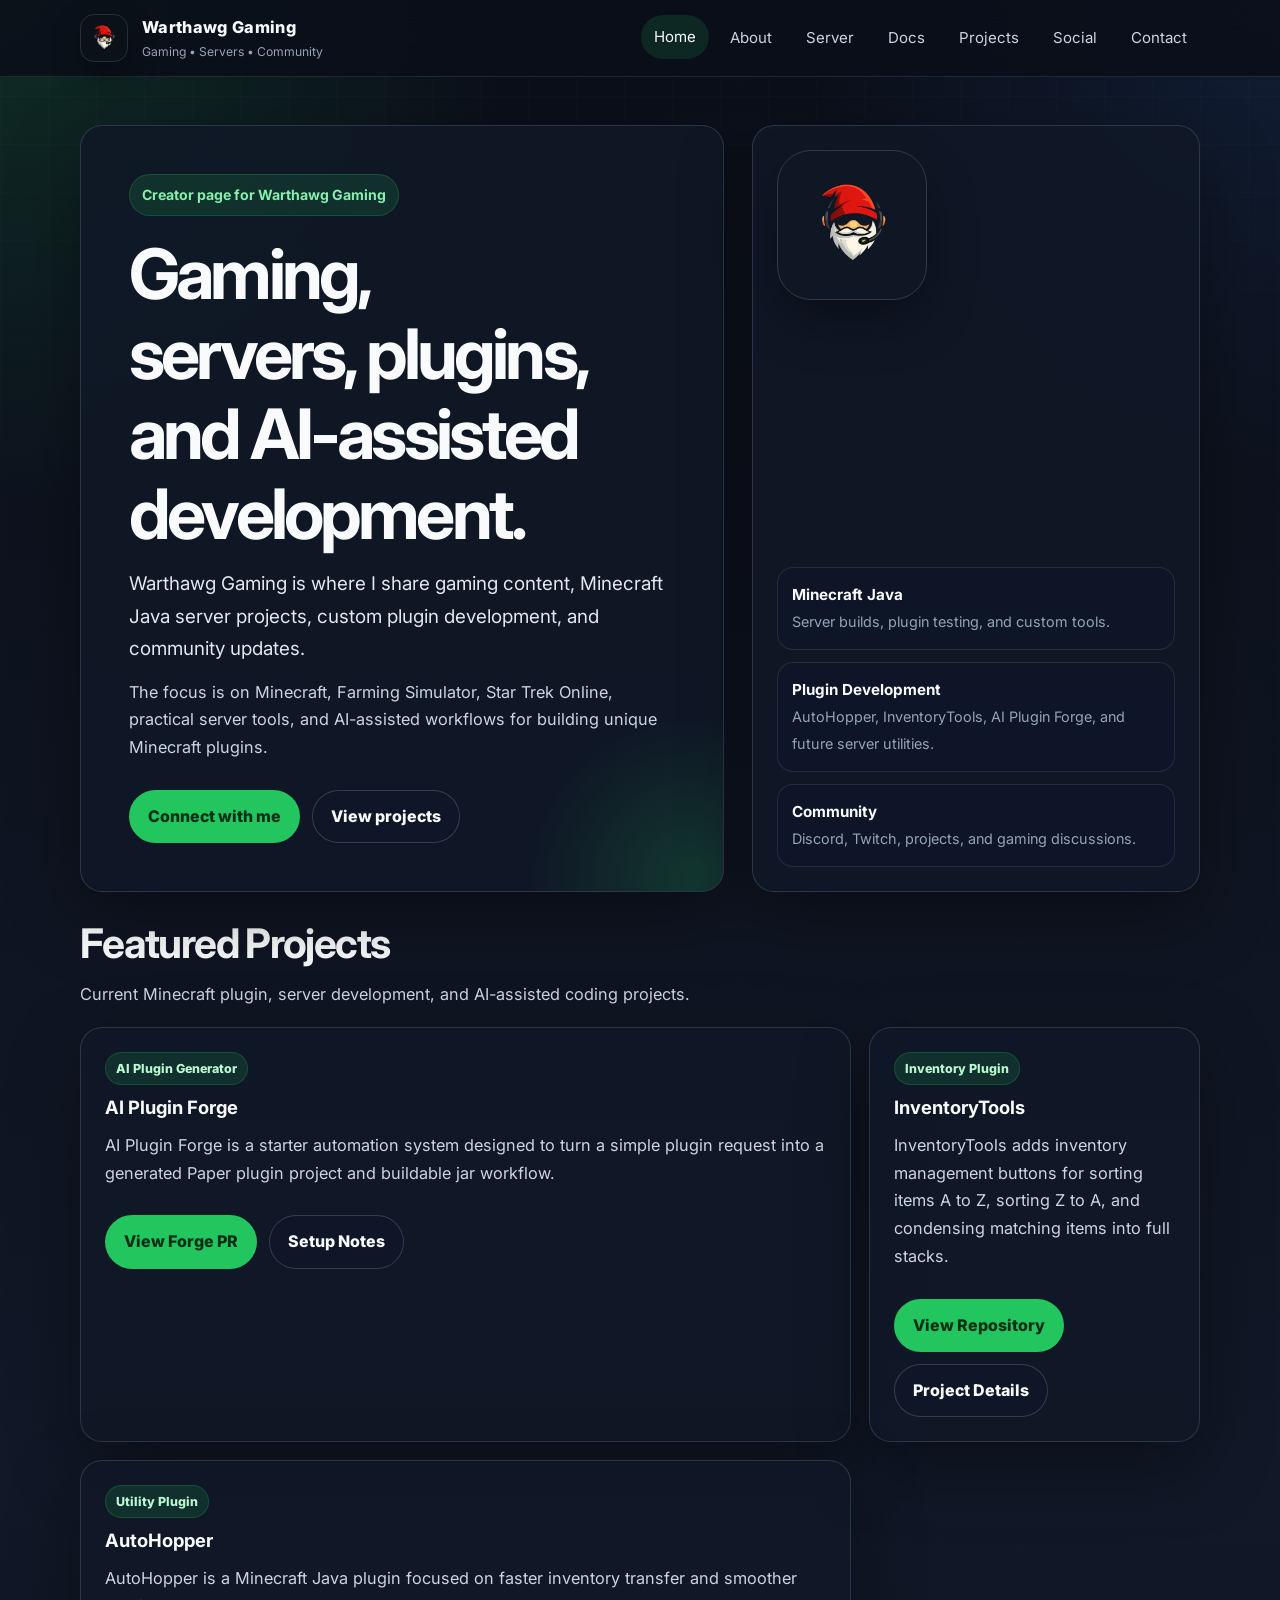
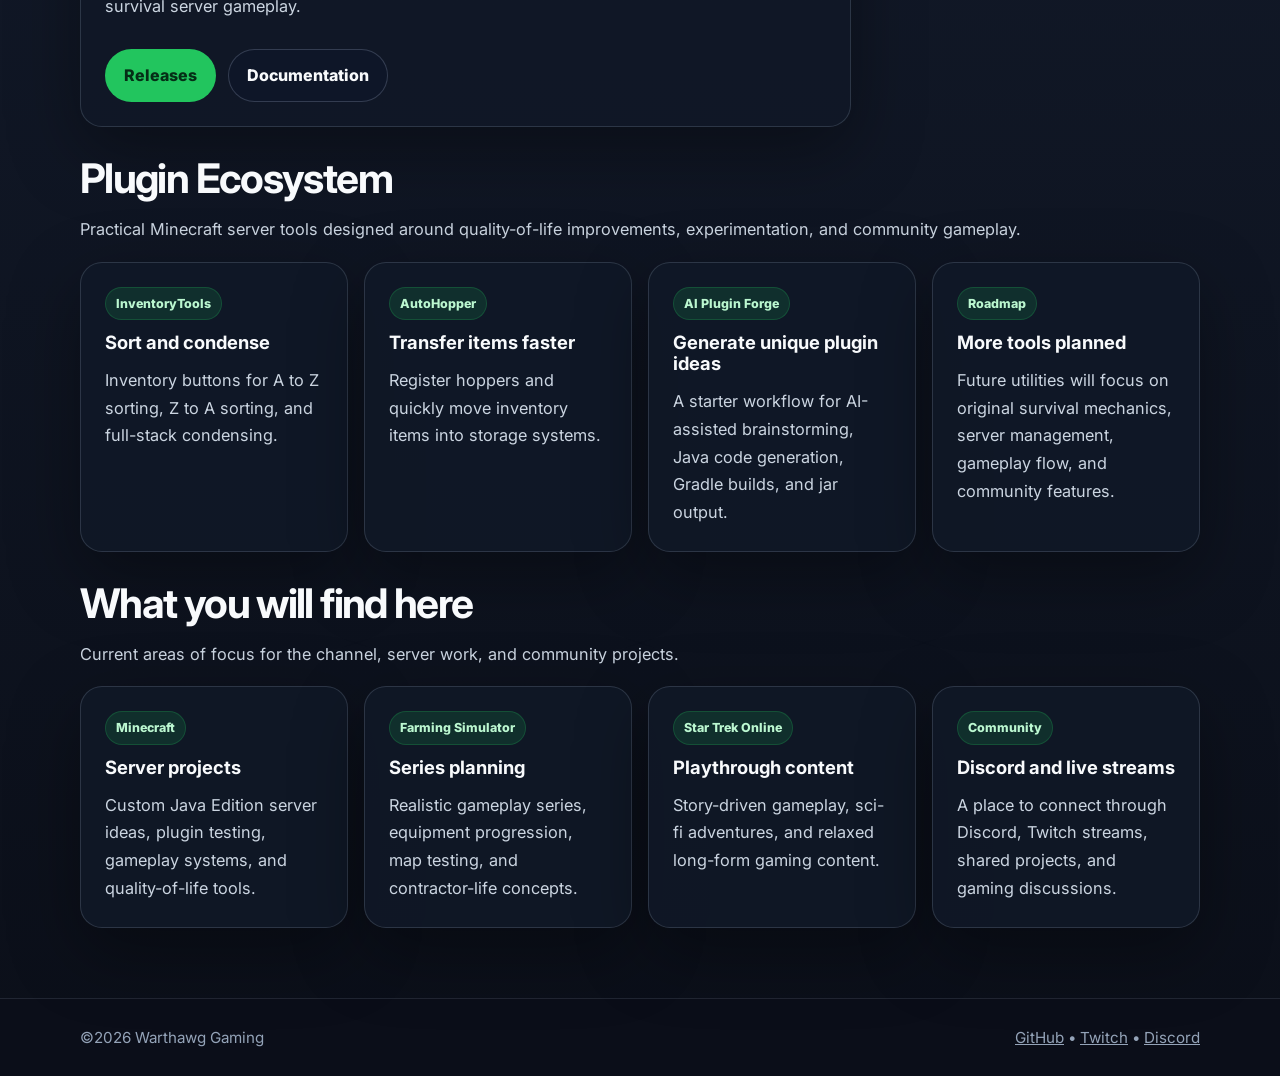
<file: index.html>
<!DOCTYPE html>
<html lang="en">
<head>
    <meta charset="UTF-8">
    <meta http-equiv="X-UA-Compatible" content="IE=edge">
    <meta name="viewport" content="width=device-width, initial-scale=1.0">
    <meta name="description" content="Warthawg Gaming - gaming content, Minecraft server projects, custom plugins, AI-assisted plugin development, Farming Simulator, Star Trek Online, and community.">
    <meta property="og:title" content="Warthawg Gaming">
    <meta property="og:description" content="Gaming, Minecraft servers, custom plugins, AI-assisted development, and community projects.">
    <meta property="og:image" content="https://warthawggaming.com/images/banner.png">
    <meta property="og:url" content="https://warthawggaming.com">
    <meta property="og:type" content="website">
    <title>Warthawg Gaming</title>
    <link rel="icon" href="favicon.ico">
    <link rel="preconnect" href="https://fonts.googleapis.com">
    <link rel="preconnect" href="https://fonts.gstatic.com" crossorigin>
    <link href="https://fonts.googleapis.com/css2?family=Inter:wght@400;600;700;800;900&display=swap" rel="stylesheet">
    <link rel="stylesheet" href="styles.css">
</head>
<body>
<header class="site-header">
    <div class="nav-wrap">
        <a class="brand" href="index.html" aria-label="Warthawg Gaming Home">
            <img src="images/logo.png" alt="Warthawg Gaming logo" class="brand-logo">
            <span class="brand-text">
                <span class="brand-name">Warthawg Gaming</span>
                <span class="brand-tagline">Gaming • Servers • Community</span>
            </span>
        </a>
        <nav class="site-nav" aria-label="Main navigation">
            <a class="active" href="index.html">Home</a>
            <a href="about.html">About</a>
            <a href="server.html">Server</a>
            <a href="docs.html">Docs</a>
            <a href="my-projects.html">Projects</a>
            <a href="social-media.html">Social</a>
            <a href="contact-me.html">Contact</a>
        </nav>
    </div>
</header>

<main>
    <section class="hero">
        <div class="hero-panel">
            <span class="kicker">Creator page for Warthawg Gaming</span>
            <h1>Gaming, servers, plugins, and AI-assisted development.</h1>
            <p class="lead">
                Warthawg Gaming is where I share gaming content, Minecraft Java server projects, custom plugin development, and community updates.
            </p>
            <p>
                The focus is on Minecraft, Farming Simulator, Star Trek Online, practical server tools, and AI-assisted workflows for building unique Minecraft plugins.
            </p>
            <div class="actions">
                <a class="button primary" href="social-media.html">Connect with me</a>
                <a class="button secondary" href="my-projects.html">View projects</a>
            </div>
        </div>

        <aside class="hero-aside card" aria-label="Warthawg Gaming highlights">
            <img src="images/logo.png" alt="Warthawg Gaming logo" class="hero-logo">
            <div class="stat-list">
                <div class="stat">
                    <strong>Minecraft Java</strong>
                    <span>Server builds, plugin testing, and custom tools.</span>
                </div>
                <div class="stat">
                    <strong>Plugin Development</strong>
                    <span>AutoHopper, InventoryTools, AI Plugin Forge, and future server utilities.</span>
                </div>
                <div class="stat">
                    <strong>Community</strong>
                    <span>Discord, Twitch, projects, and gaming discussions.</span>
                </div>
            </div>
        </aside>
    </section>

    <section class="section">
        <div class="section-header">
            <h2>Featured Projects</h2>
            <p>Current Minecraft plugin, server development, and AI-assisted coding projects.</p>
        </div>

        <div class="featured-project">
            <article class="card">
                <span class="badge">AI Plugin Generator</span>
                <h3>AI Plugin Forge</h3>
                <p>
                    AI Plugin Forge is a starter automation system designed to turn a simple plugin request into a generated Paper plugin project and buildable jar workflow.
                </p>
                <div class="actions">
                    <a class="button primary" href="https://github.com/WarthawgGaming/warthawggaming-plugins/pull/1">View Forge PR</a>
                    <a class="button secondary" href="docs.html">Setup Notes</a>
                </div>
            </article>

            <article class="card">
                <span class="badge">Inventory Plugin</span>
                <h3>InventoryTools</h3>
                <p>
                    InventoryTools adds inventory management buttons for sorting items A to Z, sorting Z to A, and condensing matching items into full stacks.
                </p>
                <div class="actions">
                    <a class="button primary" href="https://github.com/WarthawgGaming/InventoryTools">View Repository</a>
                    <a class="button secondary" href="my-projects.html">Project Details</a>
                </div>
            </article>

            <article class="card">
                <span class="badge">Utility Plugin</span>
                <h3>AutoHopper</h3>
                <p>
                    AutoHopper is a Minecraft Java plugin focused on faster inventory transfer and smoother survival server gameplay.
                </p>
                <div class="actions">
                    <a class="button primary" href="https://github.com/WarthawgGaming/autohopper/releases">Releases</a>
                    <a class="button secondary" href="docs.html">Documentation</a>
                </div>
            </article>
        </div>
    </section>

    <section class="section">
        <div class="section-header">
            <h2>Plugin Ecosystem</h2>
            <p>Practical Minecraft server tools designed around quality-of-life improvements, experimentation, and community gameplay.</p>
        </div>
        <div class="grid">
            <article class="card">
                <span class="badge">InventoryTools</span>
                <h3>Sort and condense</h3>
                <p>Inventory buttons for A to Z sorting, Z to A sorting, and full-stack condensing.</p>
            </article>
            <article class="card">
                <span class="badge">AutoHopper</span>
                <h3>Transfer items faster</h3>
                <p>Register hoppers and quickly move inventory items into storage systems.</p>
            </article>
            <article class="card">
                <span class="badge">AI Plugin Forge</span>
                <h3>Generate unique plugin ideas</h3>
                <p>A starter workflow for AI-assisted brainstorming, Java code generation, Gradle builds, and jar output.</p>
            </article>
            <article class="card">
                <span class="badge">Roadmap</span>
                <h3>More tools planned</h3>
                <p>Future utilities will focus on original survival mechanics, server management, gameplay flow, and community features.</p>
            </article>
        </div>
    </section>

    <section class="section">
        <div class="section-header">
            <h2>What you will find here</h2>
            <p>Current areas of focus for the channel, server work, and community projects.</p>
        </div>
        <div class="grid">
            <article class="card">
                <span class="badge">Minecraft</span>
                <h3>Server projects</h3>
                <p>Custom Java Edition server ideas, plugin testing, gameplay systems, and quality-of-life tools.</p>
            </article>
            <article class="card">
                <span class="badge">Farming Simulator</span>
                <h3>Series planning</h3>
                <p>Realistic gameplay series, equipment progression, map testing, and contractor-life concepts.</p>
            </article>
            <article class="card">
                <span class="badge">Star Trek Online</span>
                <h3>Playthrough content</h3>
                <p>Story-driven gameplay, sci-fi adventures, and relaxed long-form gaming content.</p>
            </article>
            <article class="card">
                <span class="badge">Community</span>
                <h3>Discord and live streams</h3>
                <p>A place to connect through Discord, Twitch streams, shared projects, and gaming discussions.</p>
            </article>
        </div>
    </section>
</main>

<footer class="site-footer">
    <div class="footer-wrap">
        <span>©2026 Warthawg Gaming</span>
        <span><a href="https://github.com/WarthawgGaming">GitHub</a> • <a href="https://www.twitch.tv/warthawggaming">Twitch</a> • <a href="https://discord.gg/SFKsPd8YjH">Discord</a></span>
    </div>
</footer>
</body>
</html>
</file>
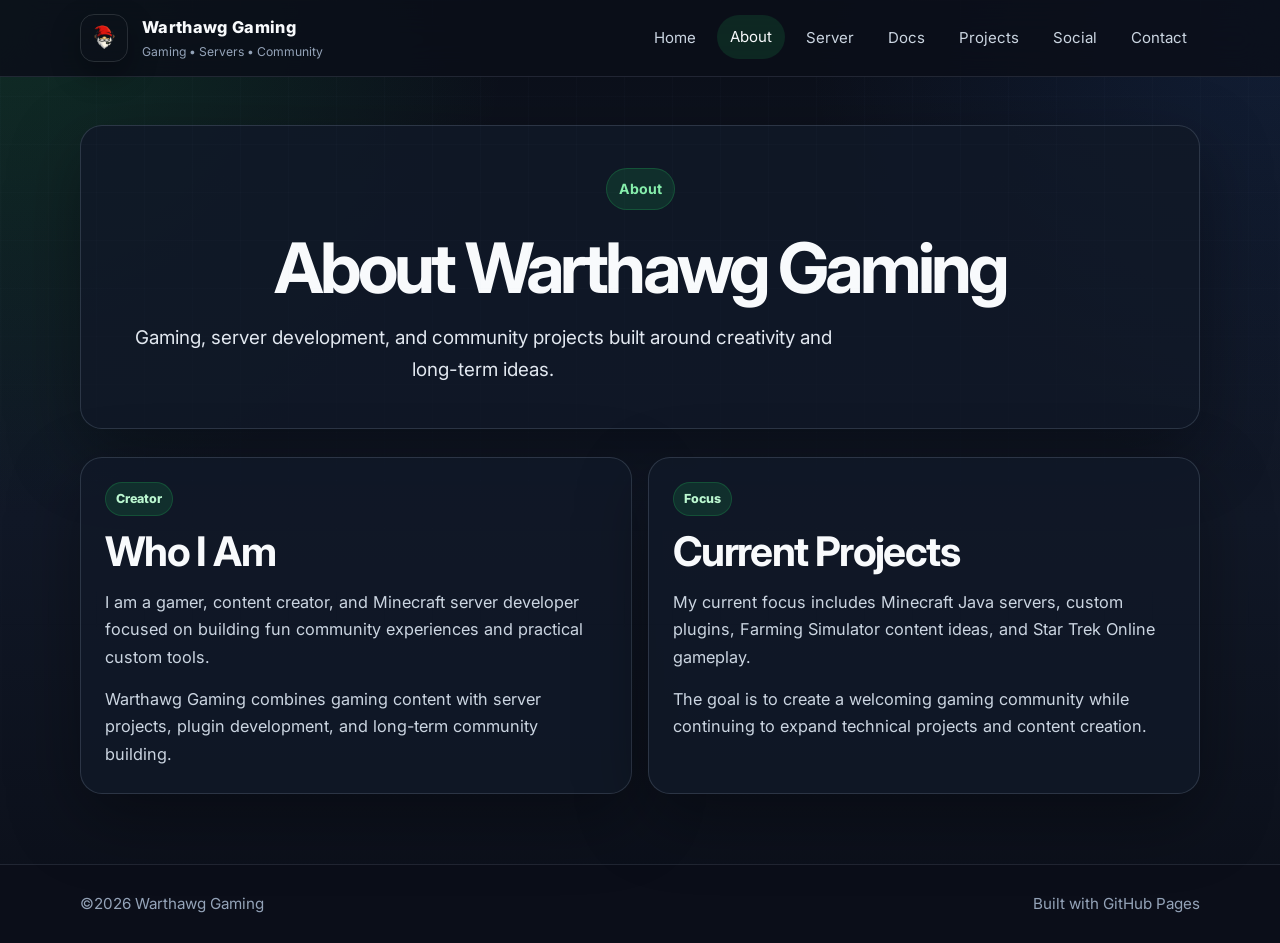
<file: about.html>
<!DOCTYPE html>
<html lang="en">
<head>
    <meta charset="UTF-8">
    <meta name="viewport" content="width=device-width, initial-scale=1.0">
    <meta name="description" content="About Warthawg Gaming and the creator behind the projects.">
    <title>Warthawg Gaming - About</title>
    <link rel="icon" href="images/logo.png">
    <link rel="preconnect" href="https://fonts.googleapis.com">
    <link rel="preconnect" href="https://fonts.gstatic.com" crossorigin>
    <link href="https://fonts.googleapis.com/css2?family=Inter:wght@400;600;700;800;900&display=swap" rel="stylesheet">
    <link rel="stylesheet" href="styles.css">
</head>
<body>
<header class="site-header">
    <div class="nav-wrap">
        <a class="brand" href="index.html">
            <img src="images/logo.png" alt="Warthawg Gaming logo" class="brand-logo">
            <span class="brand-text">
                <span class="brand-name">Warthawg Gaming</span>
                <span class="brand-tagline">Gaming • Servers • Community</span>
            </span>
        </a>
        <nav class="site-nav">
            <a href="index.html">Home</a>
            <a class="active" href="about.html">About</a>
            <a href="server.html">Server</a>
            <a href="docs.html">Docs</a>
            <a href="my-projects.html">Projects</a>
            <a href="social-media.html">Social</a>
            <a href="contact-me.html">Contact</a>
        </nav>
    </div>
</header>

<main>
    <section class="page-panel">
        <span class="kicker">About</span>
        <h1>About Warthawg Gaming</h1>
        <p class="lead">Gaming, server development, and community projects built around creativity and long-term ideas.</p>
    </section>

    <section class="section">
        <div class="grid two">
            <article class="card">
                <span class="badge">Creator</span>
                <h2>Who I Am</h2>
                <p>
                    I am a gamer, content creator, and Minecraft server developer focused on building fun community experiences and practical custom tools.
                </p>
                <p>
                    Warthawg Gaming combines gaming content with server projects, plugin development, and long-term community building.
                </p>
            </article>

            <article class="card">
                <span class="badge">Focus</span>
                <h2>Current Projects</h2>
                <p>
                    My current focus includes Minecraft Java servers, custom plugins, Farming Simulator content ideas, and Star Trek Online gameplay.
                </p>
                <p>
                    The goal is to create a welcoming gaming community while continuing to expand technical projects and content creation.
                </p>
            </article>
        </div>
    </section>
</main>

<footer class="site-footer">
    <div class="footer-wrap">
        <span>©2026 Warthawg Gaming</span>
        <span>Built with GitHub Pages</span>
    </div>
</footer>
</body>
</html>
</file>
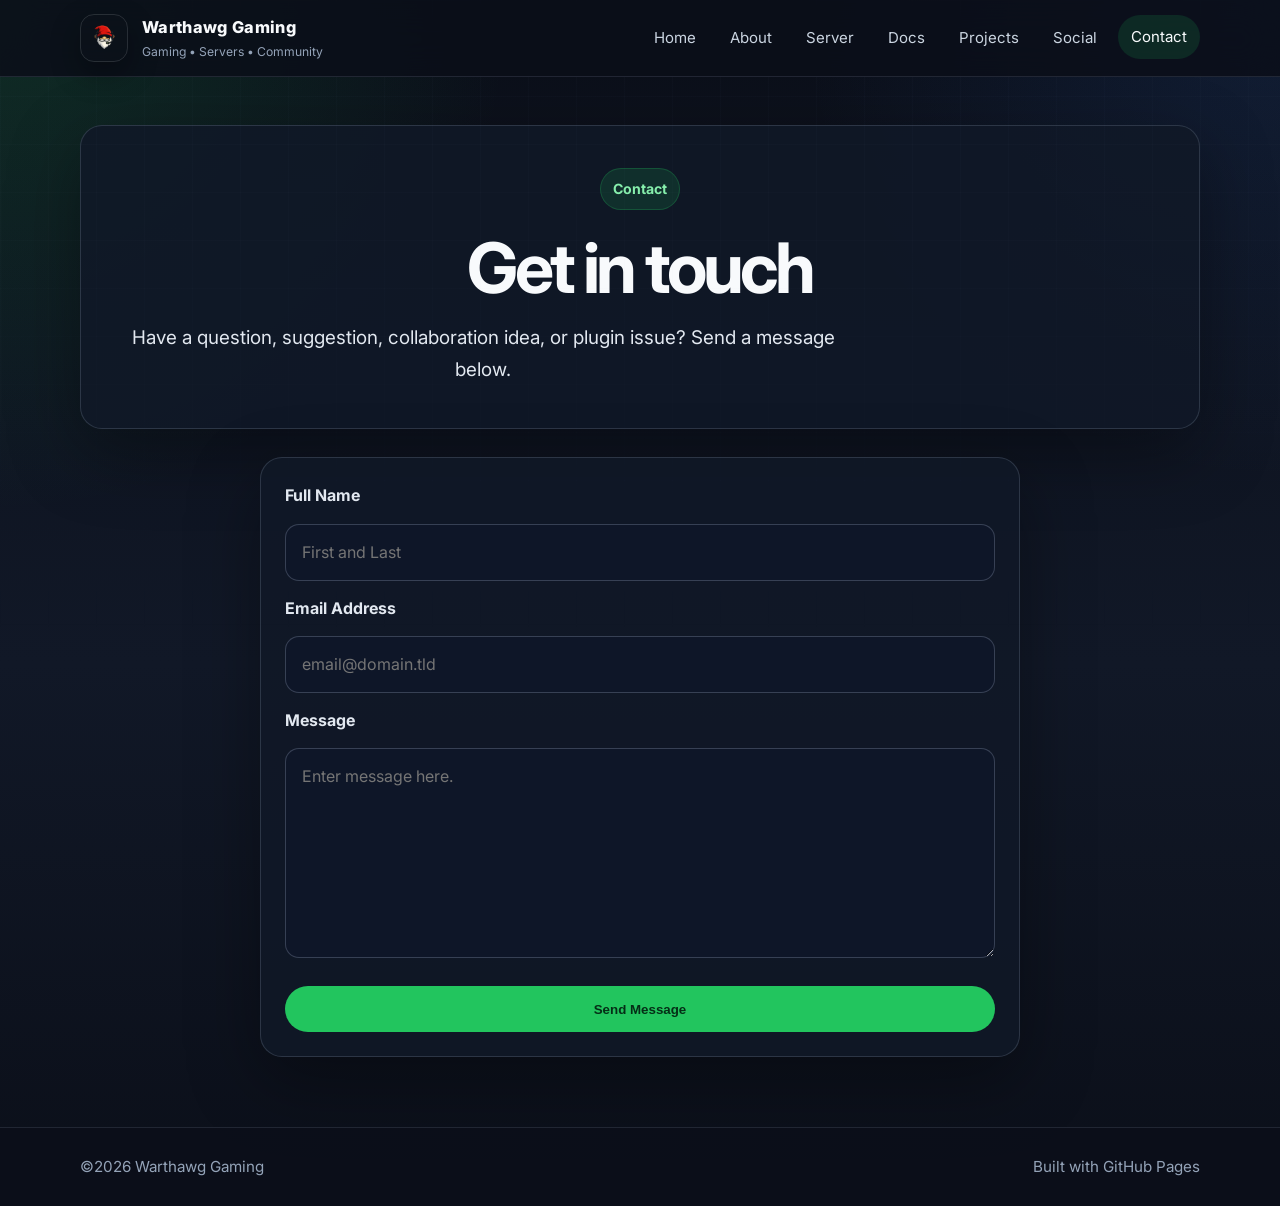
<file: contact-me.html>
<!DOCTYPE html>
<html lang="en">
<head>
    <meta charset="UTF-8">
    <meta name="viewport" content="width=device-width, initial-scale=1.0">
    <meta name="description" content="Contact Warthawg Gaming for questions, suggestions, collaboration ideas, or plugin feedback.">
    <title>Warthawg Gaming - Contact Me</title>
    <link rel="icon" href="images/logo.png">
    <link rel="preconnect" href="https://fonts.googleapis.com">
    <link rel="preconnect" href="https://fonts.gstatic.com" crossorigin>
    <link href="https://fonts.googleapis.com/css2?family=Inter:wght@400;600;700;800;900&display=swap" rel="stylesheet">
    <link rel="stylesheet" href="styles.css">
</head>
<body>
    <header class="site-header">
        <div class="nav-wrap">
            <a class="brand" href="index.html" aria-label="Warthawg Gaming Home">
                <img src="images/logo.png" alt="Warthawg Gaming logo" class="brand-logo">
                <span class="brand-text">
                    <span class="brand-name">Warthawg Gaming</span>
                    <span class="brand-tagline">Gaming • Servers • Community</span>
                </span>
            </a>
            <nav class="site-nav" aria-label="Main navigation">
                <a href="index.html">Home</a>
                <a href="about.html">About</a>
                <a href="server.html">Server</a>
                <a href="docs.html">Docs</a>
                <a href="my-projects.html">Projects</a>
                <a href="social-media.html">Social</a>
                <a class="active" href="contact-me.html">Contact</a>
            </nav>
        </div>
    </header>

    <main>
        <section class="page-panel">
            <span class="kicker">Contact</span>
            <h1>Get in touch</h1>
            <p class="lead">Have a question, suggestion, collaboration idea, or plugin issue? Send a message below.</p>
        </section>

        <section class="card form-card">
            <form id="fs-frm" name="simple-contact-form" accept-charset="utf-8" action="https://formspree.io/f/xaygjyvg" method="post">
                <label for="full-name">Full Name</label>
                <input type="text" name="name" id="full-name" placeholder="First and Last" required>

                <label for="email-address">Email Address</label>
                <input type="email" name="_replyto" id="email-address" placeholder="email@domain.tld" required>

                <label for="message">Message</label>
                <textarea name="message" id="message" placeholder="Enter message here." required></textarea>

                <input type="hidden" name="_subject" id="email-subject" value="Warthawg Gaming Contact Form Submission">

                <div class="recaptcha-wrap">
                    <div class="g-recaptcha" data-sitekey="6LfuleonAAAAAPBRACLab--N_Z8uFXqFTV5okQoy"></div>
                </div>

                <button class="button primary" type="submit">Send Message</button>
            </form>
        </section>
    </main>

    <footer class="site-footer">
        <div class="footer-wrap">
            <span>©2026 Warthawg Gaming</span>
            <span>Built with GitHub Pages</span>
        </div>
    </footer>
    <script src="https://www.google.com/recaptcha/api.js" async defer></script>
</body>
</html>
</file>
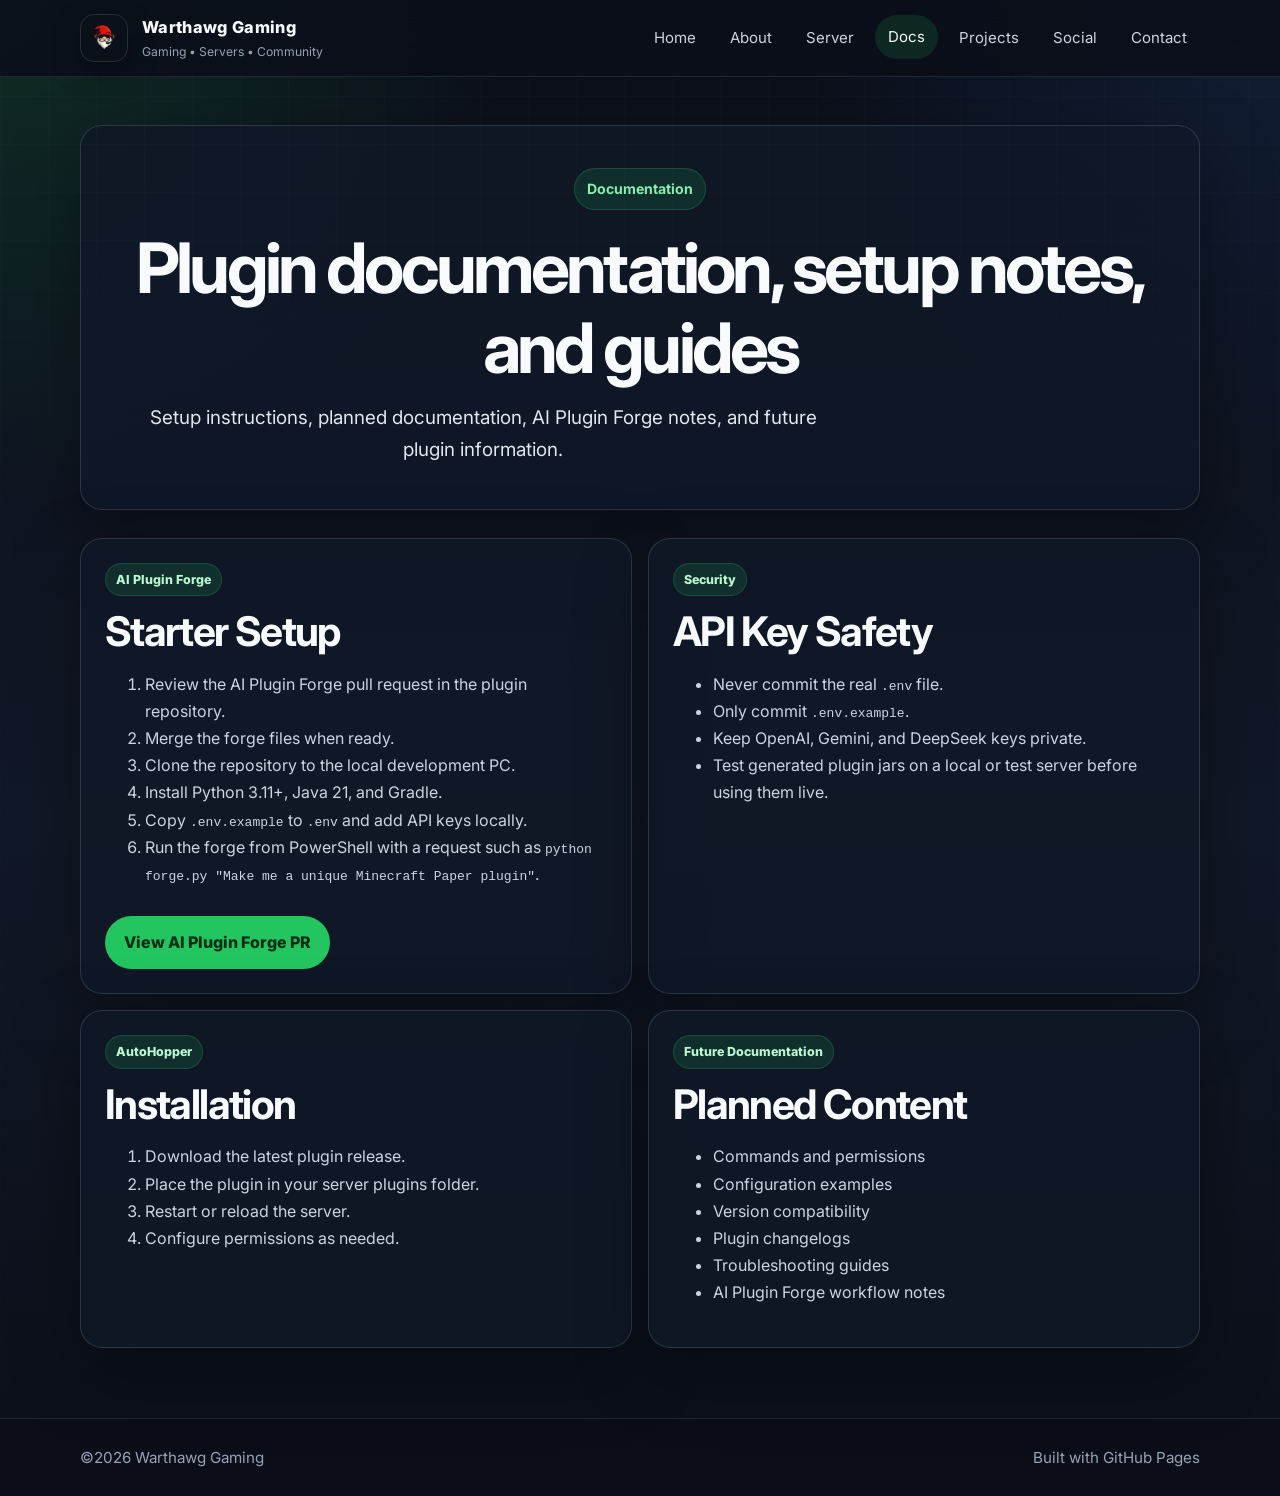
<file: docs.html>
<!DOCTYPE html>
<html lang="en">
<head>
    <meta charset="UTF-8">
    <meta name="viewport" content="width=device-width, initial-scale=1.0">
    <meta name="description" content="Plugin documentation, AI Plugin Forge setup notes, and setup guides for Warthawg Gaming projects.">
    <title>Warthawg Gaming - Documentation</title>
    <link rel="icon" href="images/logo.png">
    <link rel="preconnect" href="https://fonts.googleapis.com">
    <link rel="preconnect" href="https://fonts.gstatic.com" crossorigin>
    <link href="https://fonts.googleapis.com/css2?family=Inter:wght@400;600;700;800;900&display=swap" rel="stylesheet">
    <link rel="stylesheet" href="styles.css">
</head>
<body>
<header class="site-header">
    <div class="nav-wrap">
        <a class="brand" href="index.html">
            <img src="images/logo.png" alt="Warthawg Gaming logo" class="brand-logo">
            <span class="brand-text">
                <span class="brand-name">Warthawg Gaming</span>
                <span class="brand-tagline">Gaming • Servers • Community</span>
            </span>
        </a>
        <nav class="site-nav">
            <a href="index.html">Home</a>
            <a href="about.html">About</a>
            <a href="server.html">Server</a>
            <a class="active" href="docs.html">Docs</a>
            <a href="my-projects.html">Projects</a>
            <a href="social-media.html">Social</a>
            <a href="contact-me.html">Contact</a>
        </nav>
    </div>
</header>

<main>
    <section class="page-panel">
        <span class="kicker">Documentation</span>
        <h1>Plugin documentation, setup notes, and guides</h1>
        <p class="lead">Setup instructions, planned documentation, AI Plugin Forge notes, and future plugin information.</p>
    </section>

    <section class="section">
        <div class="grid two">
            <article class="card">
                <span class="badge">AI Plugin Forge</span>
                <h2>Starter Setup</h2>
                <ol>
                    <li>Review the AI Plugin Forge pull request in the plugin repository.</li>
                    <li>Merge the forge files when ready.</li>
                    <li>Clone the repository to the local development PC.</li>
                    <li>Install Python 3.11+, Java 21, and Gradle.</li>
                    <li>Copy <code>.env.example</code> to <code>.env</code> and add API keys locally.</li>
                    <li>Run the forge from PowerShell with a request such as <code>python forge.py "Make me a unique Minecraft Paper plugin"</code>.</li>
                </ol>
                <div class="actions">
                    <a class="button primary" href="https://github.com/WarthawgGaming/warthawggaming-plugins/pull/1">View AI Plugin Forge PR</a>
                </div>
            </article>

            <article class="card">
                <span class="badge">Security</span>
                <h2>API Key Safety</h2>
                <ul>
                    <li>Never commit the real <code>.env</code> file.</li>
                    <li>Only commit <code>.env.example</code>.</li>
                    <li>Keep OpenAI, Gemini, and DeepSeek keys private.</li>
                    <li>Test generated plugin jars on a local or test server before using them live.</li>
                </ul>
            </article>

            <article class="card">
                <span class="badge">AutoHopper</span>
                <h2>Installation</h2>
                <ol>
                    <li>Download the latest plugin release.</li>
                    <li>Place the plugin in your server plugins folder.</li>
                    <li>Restart or reload the server.</li>
                    <li>Configure permissions as needed.</li>
                </ol>
            </article>

            <article class="card">
                <span class="badge">Future Documentation</span>
                <h2>Planned Content</h2>
                <ul>
                    <li>Commands and permissions</li>
                    <li>Configuration examples</li>
                    <li>Version compatibility</li>
                    <li>Plugin changelogs</li>
                    <li>Troubleshooting guides</li>
                    <li>AI Plugin Forge workflow notes</li>
                </ul>
            </article>
        </div>
    </section>
</main>

<footer class="site-footer">
    <div class="footer-wrap">
        <span>©2026 Warthawg Gaming</span>
        <span>Built with GitHub Pages</span>
    </div>
</footer>
</body>
</html>
</file>
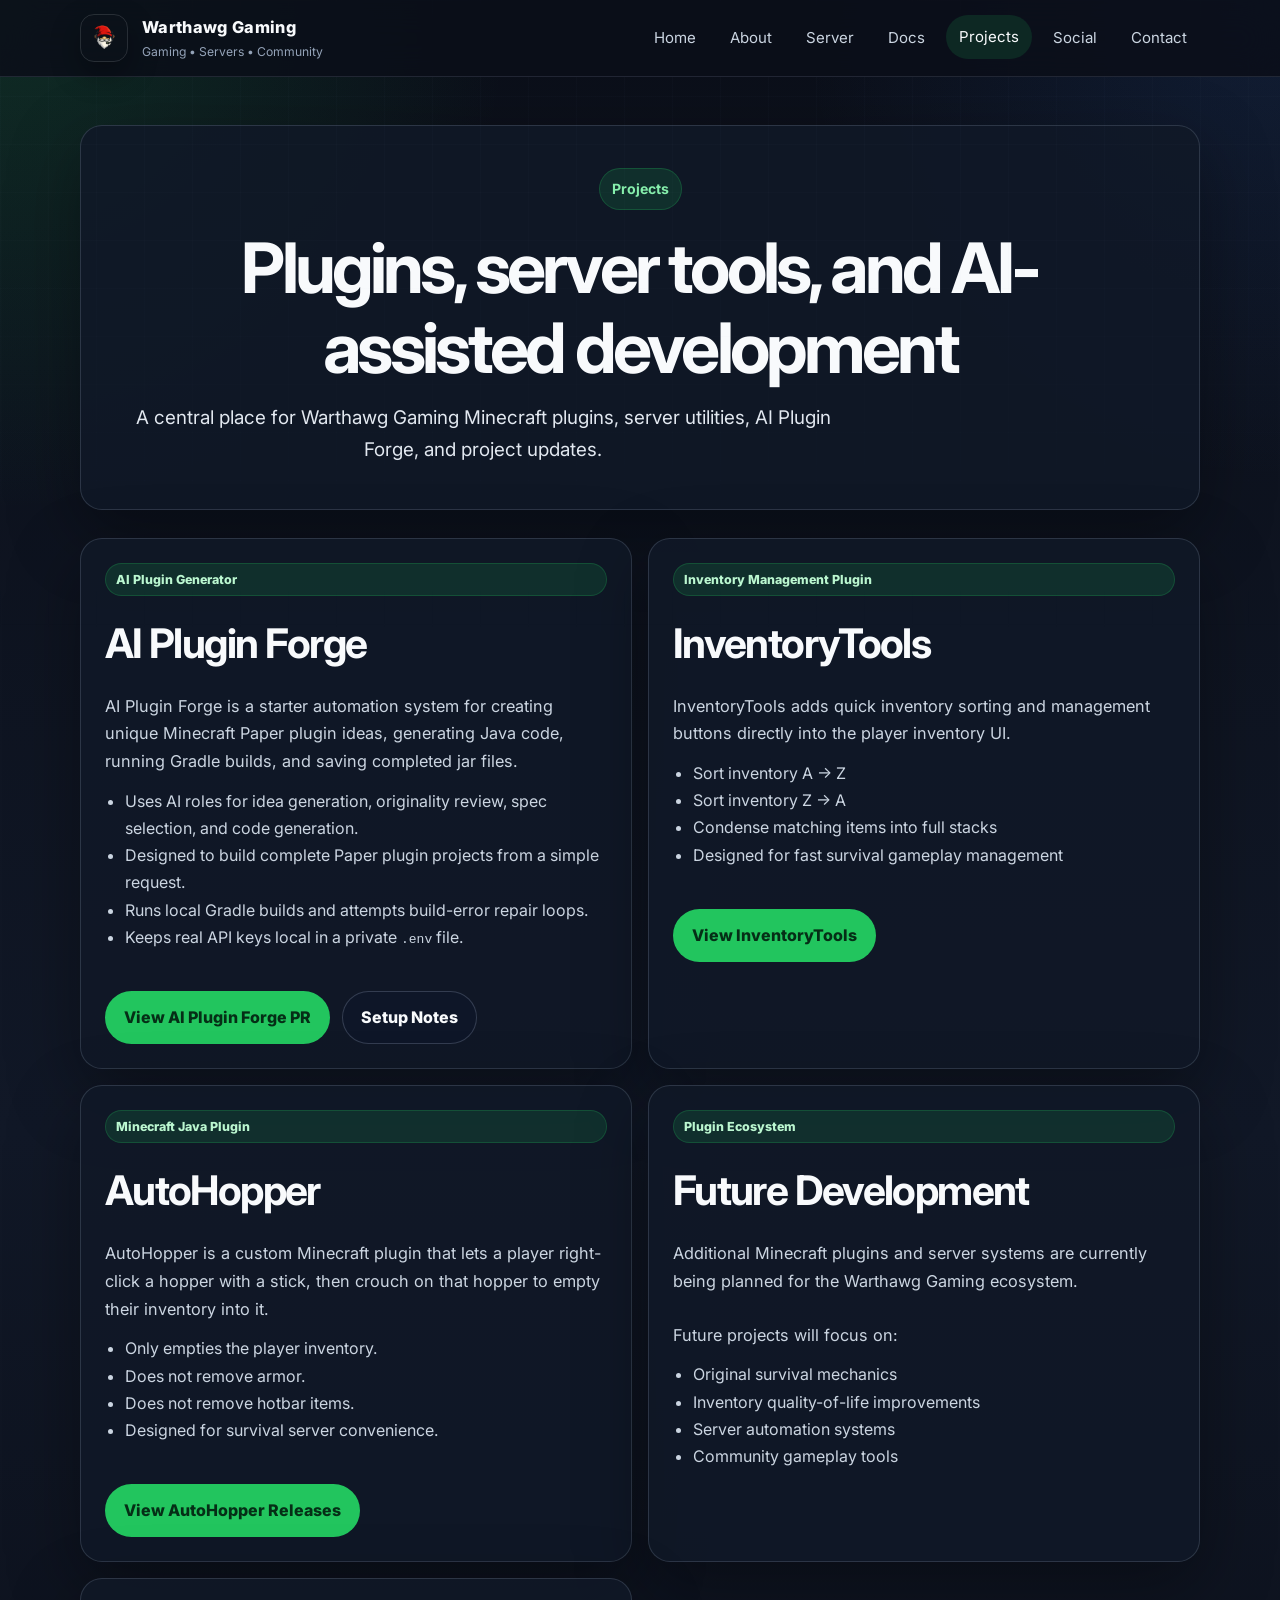
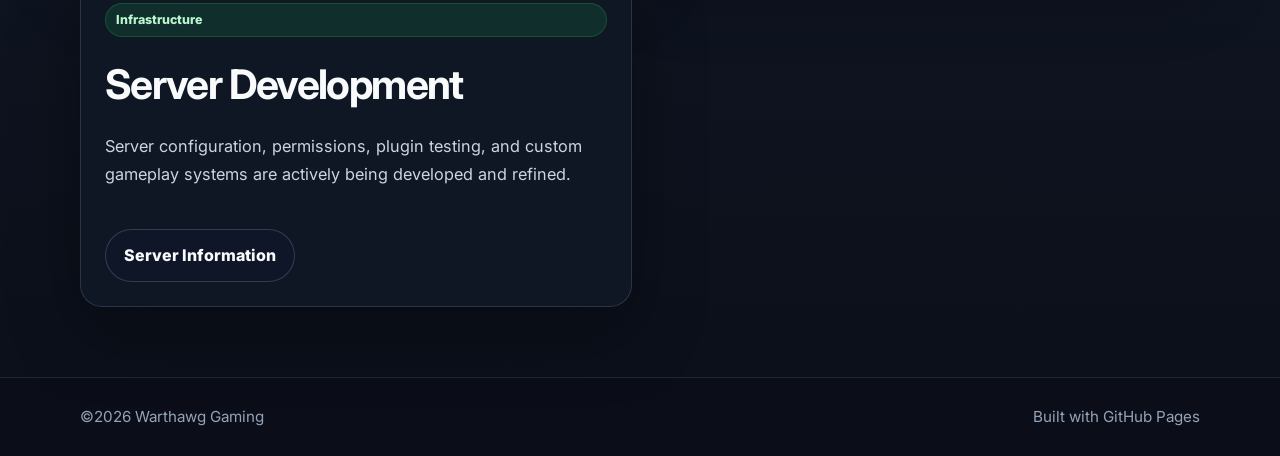
<file: my-projects.html>
<!DOCTYPE html>
<html lang="en">
<head>
    <meta charset="UTF-8">
    <meta name="viewport" content="width=device-width, initial-scale=1.0">
    <meta name="description" content="Warthawg Gaming projects, Minecraft Java plugins, AI-assisted plugin development, server tools, and downloads.">
    <title>Warthawg Gaming - My Projects</title>
    <link rel="icon" href="favicon.ico">
    <link rel="preconnect" href="https://fonts.googleapis.com">
    <link rel="preconnect" href="https://fonts.gstatic.com" crossorigin>
    <link href="https://fonts.googleapis.com/css2?family=Inter:wght@400;600;700;800;900&display=swap" rel="stylesheet">
    <link rel="stylesheet" href="styles.css">
</head>
<body>
    <header class="site-header">
        <div class="nav-wrap">
            <a class="brand" href="index.html" aria-label="Warthawg Gaming Home">
                <img src="images/logo.png" alt="Warthawg Gaming logo" class="brand-logo">
                <span class="brand-text">
                    <span class="brand-name">Warthawg Gaming</span>
                    <span class="brand-tagline">Gaming • Servers • Community</span>
                </span>
            </a>
            <nav class="site-nav" aria-label="Main navigation">
                <a href="index.html">Home</a>
                <a href="about.html">About</a>
                <a href="server.html">Server</a>
                <a href="docs.html">Docs</a>
                <a class="active" href="my-projects.html">Projects</a>
                <a href="social-media.html">Social</a>
                <a href="contact-me.html">Contact</a>
            </nav>
        </div>
    </header>

    <main>
        <section class="page-panel">
            <span class="kicker">Projects</span>
            <h1>Plugins, server tools, and AI-assisted development</h1>
            <p class="lead">A central place for Warthawg Gaming Minecraft plugins, server utilities, AI Plugin Forge, and project updates.</p>
        </section>

        <section class="section">
            <div class="grid two">
                <article class="card project-card">
                    <span class="badge">AI Plugin Generator</span>
                    <h2>AI Plugin Forge</h2>
                    <p>AI Plugin Forge is a starter automation system for creating unique Minecraft Paper plugin ideas, generating Java code, running Gradle builds, and saving completed jar files.</p>
                    <ul>
                        <li>Uses AI roles for idea generation, originality review, spec selection, and code generation.</li>
                        <li>Designed to build complete Paper plugin projects from a simple request.</li>
                        <li>Runs local Gradle builds and attempts build-error repair loops.</li>
                        <li>Keeps real API keys local in a private <code>.env</code> file.</li>
                    </ul>
                    <div class="actions">
                        <a class="button primary" href="https://github.com/WarthawgGaming/warthawggaming-plugins/pull/1">View AI Plugin Forge PR</a>
                        <a class="button secondary" href="docs.html">Setup Notes</a>
                    </div>
                </article>

                <article class="card project-card">
                    <span class="badge">Inventory Management Plugin</span>
                    <h2>InventoryTools</h2>
                    <p>InventoryTools adds quick inventory sorting and management buttons directly into the player inventory UI.</p>
                    <ul>
                        <li>Sort inventory A → Z</li>
                        <li>Sort inventory Z → A</li>
                        <li>Condense matching items into full stacks</li>
                        <li>Designed for fast survival gameplay management</li>
                    </ul>
                    <div class="actions">
                        <a class="button primary" href="https://github.com/WarthawgGaming/InventoryTools">View InventoryTools</a>
                    </div>
                </article>

                <article class="card project-card">
                    <span class="badge">Minecraft Java Plugin</span>
                    <h2>AutoHopper</h2>
                    <p>AutoHopper is a custom Minecraft plugin that lets a player right-click a hopper with a stick, then crouch on that hopper to empty their inventory into it.</p>
                    <ul>
                        <li>Only empties the player inventory.</li>
                        <li>Does not remove armor.</li>
                        <li>Does not remove hotbar items.</li>
                        <li>Designed for survival server convenience.</li>
                    </ul>
                    <div class="actions">
                        <a class="button primary" href="https://github.com/WarthawgGaming/autohopper/releases">View AutoHopper Releases</a>
                    </div>
                </article>

                <article class="card project-card">
                    <span class="badge">Plugin Ecosystem</span>
                    <h2>Future Development</h2>
                    <p>Additional Minecraft plugins and server systems are currently being planned for the Warthawg Gaming ecosystem.</p>
                    <p>Future projects will focus on:</p>
                    <ul>
                        <li>Original survival mechanics</li>
                        <li>Inventory quality-of-life improvements</li>
                        <li>Server automation systems</li>
                        <li>Community gameplay tools</li>
                    </ul>
                </article>

                <article class="card project-card">
                    <span class="badge">Infrastructure</span>
                    <h2>Server Development</h2>
                    <p>Server configuration, permissions, plugin testing, and custom gameplay systems are actively being developed and refined.</p>
                    <div class="actions">
                        <a class="button secondary" href="server.html">Server Information</a>
                    </div>
                </article>
            </div>
        </section>
    </main>

    <footer class="site-footer">
        <div class="footer-wrap">
            <span>©2026 Warthawg Gaming</span>
            <span>Built with GitHub Pages</span>
        </div>
    </footer>
</body>
</html>
</file>
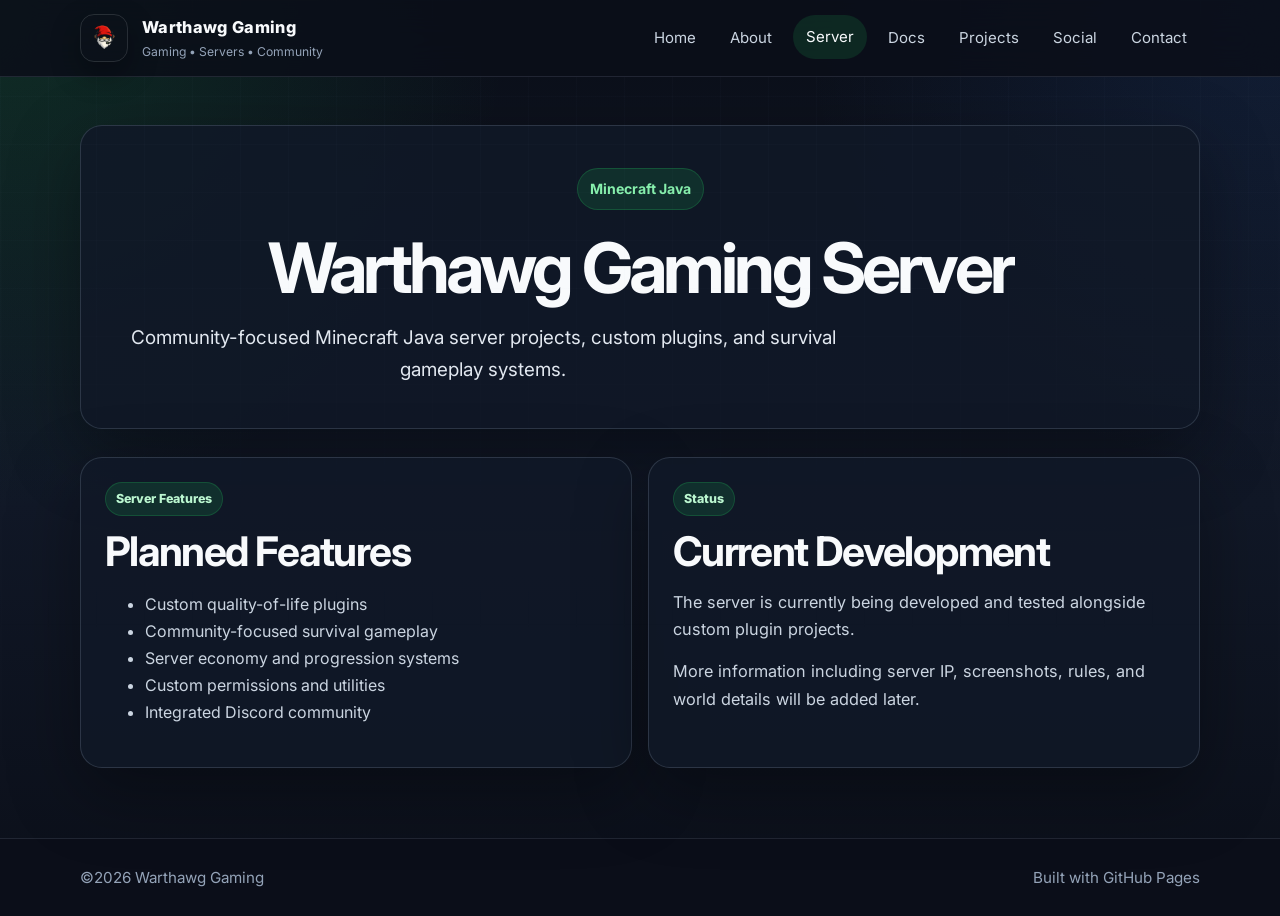
<file: server.html>
<!DOCTYPE html>
<html lang="en">
<head>
    <meta charset="UTF-8">
    <meta name="viewport" content="width=device-width, initial-scale=1.0">
    <meta name="description" content="Minecraft server information for Warthawg Gaming.">
    <title>Warthawg Gaming - Minecraft Server</title>
    <link rel="icon" href="images/logo.png">
    <link rel="preconnect" href="https://fonts.googleapis.com">
    <link rel="preconnect" href="https://fonts.gstatic.com" crossorigin>
    <link href="https://fonts.googleapis.com/css2?family=Inter:wght@400;600;700;800;900&display=swap" rel="stylesheet">
    <link rel="stylesheet" href="styles.css">
</head>
<body>
<header class="site-header">
    <div class="nav-wrap">
        <a class="brand" href="index.html">
            <img src="images/logo.png" alt="Warthawg Gaming logo" class="brand-logo">
            <span class="brand-text">
                <span class="brand-name">Warthawg Gaming</span>
                <span class="brand-tagline">Gaming • Servers • Community</span>
            </span>
        </a>
        <nav class="site-nav">
            <a href="index.html">Home</a>
            <a href="about.html">About</a>
            <a class="active" href="server.html">Server</a>
            <a href="docs.html">Docs</a>
            <a href="my-projects.html">Projects</a>
            <a href="social-media.html">Social</a>
            <a href="contact-me.html">Contact</a>
        </nav>
    </div>
</header>

<main>
    <section class="page-panel">
        <span class="kicker">Minecraft Java</span>
        <h1>Warthawg Gaming Server</h1>
        <p class="lead">Community-focused Minecraft Java server projects, custom plugins, and survival gameplay systems.</p>
    </section>

    <section class="section">
        <div class="grid two">
            <article class="card">
                <span class="badge">Server Features</span>
                <h2>Planned Features</h2>
                <ul>
                    <li>Custom quality-of-life plugins</li>
                    <li>Community-focused survival gameplay</li>
                    <li>Server economy and progression systems</li>
                    <li>Custom permissions and utilities</li>
                    <li>Integrated Discord community</li>
                </ul>
            </article>

            <article class="card">
                <span class="badge">Status</span>
                <h2>Current Development</h2>
                <p>
                    The server is currently being developed and tested alongside custom plugin projects.
                </p>
                <p>
                    More information including server IP, screenshots, rules, and world details will be added later.
                </p>
            </article>
        </div>
    </section>
</main>

<footer class="site-footer">
    <div class="footer-wrap">
        <span>©2026 Warthawg Gaming</span>
        <span>Built with GitHub Pages</span>
    </div>
</footer>
</body>
</html>
</file>
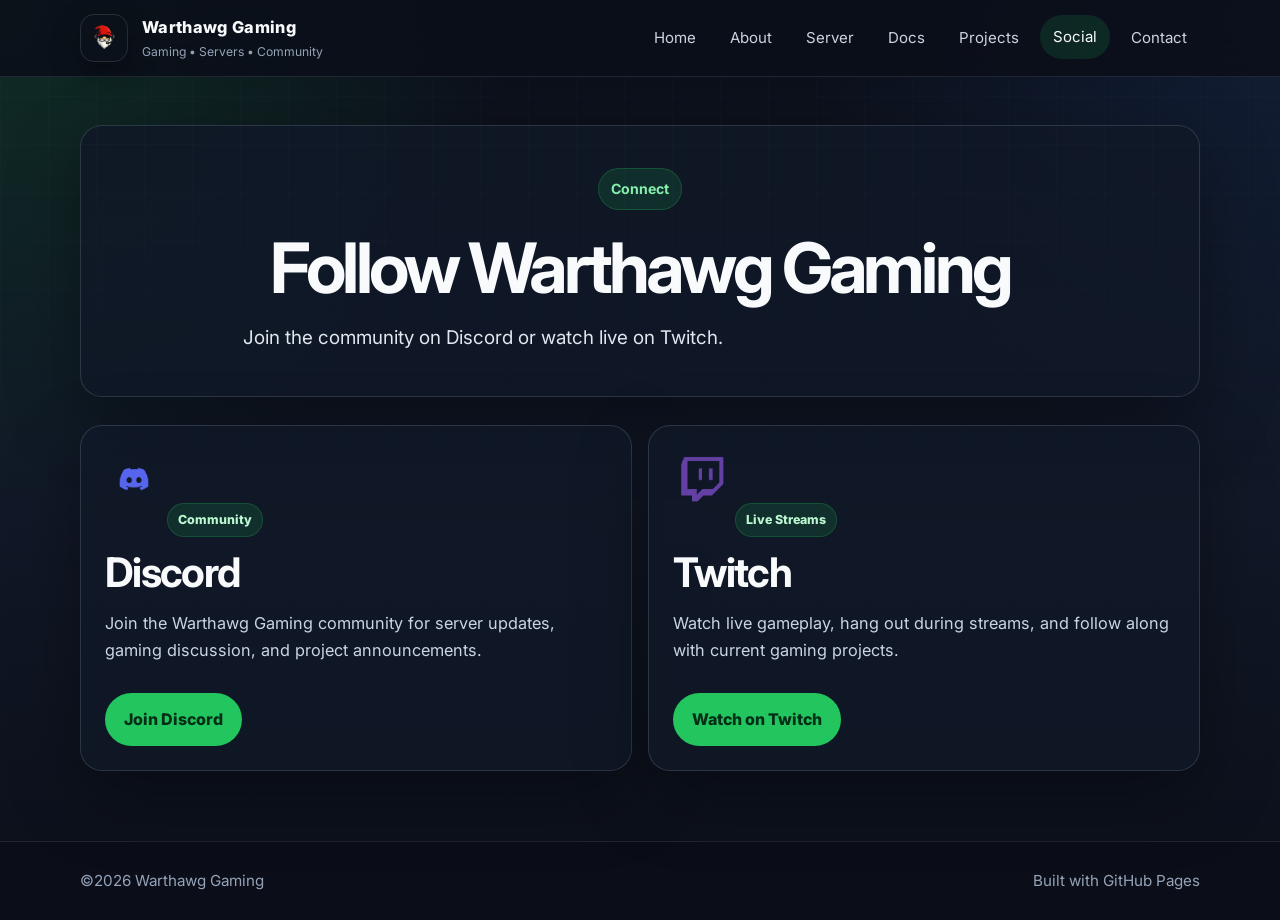
<file: social-media.html>
<!DOCTYPE html>
<html lang="en">
<head>
    <meta charset="UTF-8">
    <meta name="viewport" content="width=device-width, initial-scale=1.0">
    <meta name="description" content="Connect with Warthawg Gaming on Discord and Twitch.">
    <title>Warthawg Gaming - Social Media</title>
    <link rel="icon" href="images/logo.png">
    <link rel="preconnect" href="https://fonts.googleapis.com">
    <link rel="preconnect" href="https://fonts.gstatic.com" crossorigin>
    <link href="https://fonts.googleapis.com/css2?family=Inter:wght@400;600;700;800;900&display=swap" rel="stylesheet">
    <link rel="stylesheet" href="styles.css">
</head>
<body>
    <header class="site-header">
        <div class="nav-wrap">
            <a class="brand" href="index.html" aria-label="Warthawg Gaming Home">
                <img src="images/logo.png" alt="Warthawg Gaming logo" class="brand-logo">
                <span class="brand-text">
                    <span class="brand-name">Warthawg Gaming</span>
                    <span class="brand-tagline">Gaming • Servers • Community</span>
                </span>
            </a>
            <nav class="site-nav" aria-label="Main navigation">
                <a href="index.html">Home</a>
                <a href="about.html">About</a>
                <a href="server.html">Server</a>
                <a href="docs.html">Docs</a>
                <a href="my-projects.html">Projects</a>
                <a class="active" href="social-media.html">Social</a>
                <a href="contact-me.html">Contact</a>
            </nav>
        </div>
    </header>

    <main>
        <section class="page-panel">
            <span class="kicker">Connect</span>
            <h1>Follow Warthawg Gaming</h1>
            <p class="lead">Join the community on Discord or watch live on Twitch.</p>
        </section>

        <section class="section">
            <div class="grid two">
                <article class="card">
                    <img src="images/discord.png" alt="Discord logo" class="card-icon">
                    <span class="badge">Community</span>
                    <h2>Discord</h2>
                    <p>Join the Warthawg Gaming community for server updates, gaming discussion, and project announcements.</p>
                    <div class="actions">
                        <a class="button primary" href="https://discord.gg/SFKsPd8YjH">Join Discord</a>
                    </div>
                </article>

                <article class="card">
                    <img src="images/twitch.png" alt="Twitch logo" class="card-icon">
                    <span class="badge">Live Streams</span>
                    <h2>Twitch</h2>
                    <p>Watch live gameplay, hang out during streams, and follow along with current gaming projects.</p>
                    <div class="actions">
                        <a class="button primary" href="https://www.twitch.tv/warthawggaming">Watch on Twitch</a>
                    </div>
                </article>
            </div>
        </section>
    </main>

    <footer class="site-footer">
        <div class="footer-wrap">
            <span>©2026 Warthawg Gaming</span>
            <span>Built with GitHub Pages</span>
        </div>
    </footer>
</body>
</html>
</file>
<file: styles.css>
:root {
    --bg: #0b0f19;
    --bg-soft: #111827;
    --card: rgba(17, 24, 39, 0.88);
    --card-border: rgba(148, 163, 184, 0.22);
    --text: #f8fafc;
    --muted: #cbd5e1;
    --muted-2: #94a3b8;
    --accent: #22c55e;
    --accent-strong: #16a34a;
    --accent-soft: rgba(34, 197, 94, 0.14);
    --shadow: 0 24px 70px rgba(0, 0, 0, 0.35);
    --radius: 22px;
}

* {
    box-sizing: border-box;
}

html {
    scroll-behavior: smooth;
}

body {
    margin: 0;
    font-family: 'Inter', system-ui, -apple-system, BlinkMacSystemFont, 'Segoe UI', sans-serif;
    background:
        radial-gradient(circle at top left, rgba(34, 197, 94, 0.16), transparent 32rem),
        radial-gradient(circle at top right, rgba(59, 130, 246, 0.12), transparent 30rem),
        linear-gradient(180deg, #0b0f19 0%, #111827 55%, #0b0f19 100%);
    color: var(--text);
    min-height: 100vh;
    line-height: 1.7;
}

body::before {
    content: '';
    position: fixed;
    inset: 0;
    pointer-events: none;
    background-image:
        linear-gradient(rgba(148, 163, 184, 0.035) 1px, transparent 1px),
        linear-gradient(90deg, rgba(148, 163, 184, 0.035) 1px, transparent 1px);
    background-size: 48px 48px;
    mask-image: linear-gradient(to bottom, rgba(0, 0, 0, 0.8), transparent 75%);
}

a {
    color: inherit;
}

.site-header {
    position: sticky;
    top: 0;
    z-index: 10;
    backdrop-filter: blur(18px);
    background: rgba(11, 15, 25, 0.86);
    border-bottom: 1px solid rgba(148, 163, 184, 0.16);
}

.nav-wrap {
    width: min(1120px, calc(100% - 32px));
    margin: 0 auto;
    display: flex;
    align-items: center;
    justify-content: space-between;
    gap: 24px;
    padding: 14px 0;
}

.brand {
    display: flex;
    align-items: center;
    gap: 14px;
    text-decoration: none;
}

.brand-logo {
    width: 48px;
    height: 48px;
    border-radius: 14px;
    object-fit: cover;
    border: 1px solid rgba(255, 255, 255, 0.12);
    box-shadow: 0 12px 30px rgba(0, 0, 0, 0.3);
}

.brand-text {
    display: grid;
    gap: 0;
}

.brand-name {
    font-weight: 800;
    font-size: 1.02rem;
    letter-spacing: 0.02em;
}

.brand-tagline {
    color: var(--muted-2);
    font-size: 0.76rem;
}

.site-nav {
    display: flex;
    align-items: center;
    justify-content: center;
    gap: 8px;
    flex-wrap: wrap;
}

.site-nav a {
    text-decoration: none;
    color: var(--muted);
    padding: 9px 13px;
    border-radius: 999px;
    font-size: 0.94rem;
    transition: background 0.2s ease, color 0.2s ease, transform 0.2s ease;
}

.site-nav a:hover,
.site-nav a.active {
    background: var(--accent-soft);
    color: var(--text);
    transform: translateY(-1px);
}

main {
    width: min(1120px, calc(100% - 32px));
    margin: 0 auto;
    padding: 48px 0 70px;
}

.hero {
    display: grid;
    grid-template-columns: minmax(0, 1.18fr) minmax(280px, 0.82fr);
    gap: 28px;
    align-items: stretch;
}

.hero-panel,
.page-panel,
.card {
    background: var(--card);
    border: 1px solid var(--card-border);
    border-radius: var(--radius);
    box-shadow: var(--shadow);
}

.hero-panel {
    padding: clamp(28px, 4.4vw, 48px);
    position: relative;
    overflow: hidden;
}

.hero-panel::after {
    content: '';
    position: absolute;
    right: -140px;
    bottom: -160px;
    width: 340px;
    height: 340px;
    background: radial-gradient(circle, rgba(34, 197, 94, 0.18), transparent 68%);
    pointer-events: none;
}

.kicker {
    display: inline-flex;
    align-items: center;
    gap: 8px;
    color: #86efac;
    background: var(--accent-soft);
    border: 1px solid rgba(34, 197, 94, 0.24);
    border-radius: 999px;
    padding: 8px 12px;
    font-weight: 700;
    font-size: 0.88rem;
    margin-bottom: 18px;
}

h1,
h2,
h3 {
    margin: 0;
    line-height: 1.15;
}

h1 {
    max-width: 10.5ch;
    font-size: clamp(2.35rem, 5.8vw, 4.35rem);
    letter-spacing: -0.055em;
}

h2 {
    font-size: clamp(1.55rem, 4vw, 2.55rem);
    letter-spacing: -0.04em;
}

h3 {
    font-size: 1.15rem;
}

p {
    color: var(--muted);
    margin: 14px 0 0;
    font-size: 1.02rem;
}

.lead {
    color: #e2e8f0;
    font-size: clamp(1.05rem, 2vw, 1.18rem);
    max-width: 60ch;
}

.actions {
    display: flex;
    align-items: center;
    flex-wrap: wrap;
    gap: 12px;
    margin-top: 28px;
}

.button {
    display: inline-flex;
    align-items: center;
    justify-content: center;
    gap: 10px;
    min-height: 46px;
    padding: 12px 18px;
    border-radius: 999px;
    text-decoration: none;
    font-weight: 800;
    border: 1px solid transparent;
    transition: transform 0.2s ease, background 0.2s ease, border 0.2s ease, box-shadow 0.2s ease;
}

.button:hover {
    transform: translateY(-2px);
    box-shadow: 0 14px 30px rgba(0, 0, 0, 0.24);
}

.button.primary {
    background: var(--accent);
    color: #052e16;
}

.button.primary:hover {
    background: #4ade80;
}

.button.secondary {
    background: rgba(15, 23, 42, 0.9);
    border-color: rgba(148, 163, 184, 0.28);
    color: var(--text);
}

.hero-aside {
    padding: 28px;
    display: flex;
    flex-direction: column;
    justify-content: space-between;
    gap: 18px;
    overflow: hidden;
    position: relative;
}

.hero-aside::before {
    content: '';
    position: absolute;
    inset: -40% -30% auto auto;
    width: 220px;
    height: 220px;
    background: rgba(34, 197, 94, 0.22);
    filter: blur(18px);
    border-radius: 50%;
}

.hero-logo {
    width: 150px;
    height: 150px;
    border-radius: 34px;
    object-fit: cover;
    border: 1px solid rgba(255, 255, 255, 0.14);
    position: relative;
    box-shadow: 0 22px 50px rgba(0, 0, 0, 0.32);
}

.stat-list {
    display: grid;
    gap: 12px;
    position: relative;
}

.stat {
    padding: 14px;
    background: rgba(15, 23, 42, 0.78);
    border: 1px solid rgba(148, 163, 184, 0.16);
    border-radius: 16px;
}

.stat strong {
    display: block;
    font-size: 0.95rem;
}

.stat span {
    color: var(--muted-2);
    font-size: 0.9rem;
}

.section {
    margin-top: 28px;
}

.section-header {
    margin-bottom: 18px;
}

.grid {
    display: grid;
    grid-template-columns: repeat(4, 1fr);
    gap: 16px;
}

.grid.two {
    grid-template-columns: repeat(2, 1fr);
}

.featured-project {
    display: grid;
    grid-template-columns: minmax(0, 1.4fr) minmax(240px, 0.6fr);
    gap: 18px;
    align-items: stretch;
}

.card {
    padding: 24px;
    transition: transform 0.2s ease, border-color 0.2s ease, background 0.2s ease;
}

.card:hover {
    transform: translateY(-3px);
    border-color: rgba(34, 197, 94, 0.36);
    background: rgba(17, 24, 39, 0.94);
}

.card p,
.card li {
    color: var(--muted);
}

.card-icon {
    width: 58px;
    height: 58px;
    object-fit: contain;
    margin-bottom: 16px;
}

.badge {
    display: inline-flex;
    color: #bbf7d0;
    background: var(--accent-soft);
    border: 1px solid rgba(34, 197, 94, 0.22);
    border-radius: 999px;
    padding: 5px 10px;
    font-size: 0.78rem;
    font-weight: 800;
    margin-bottom: 12px;
}

.page-panel {
    padding: clamp(26px, 4vw, 42px);
    text-align: center;
}

.page-panel h1 {
    max-width: none;
    margin: 0 auto;
}

.project-card {
    display: flex;
    flex-direction: column;
    gap: 12px;
}

.project-card ul {
    margin: 0;
    padding-left: 20px;
}

.form-card {
    max-width: 760px;
    margin: 28px auto 0;
}

form {
    display: grid;
    gap: 14px;
    text-align: left;
}

label {
    color: #e2e8f0;
    font-weight: 700;
}

input,
textarea {
    width: 100%;
    padding: 14px 16px;
    border: 1px solid rgba(148, 163, 184, 0.3);
    border-radius: 14px;
    background: rgba(15, 23, 42, 0.82);
    color: var(--text);
    font: inherit;
}

input:focus,
textarea:focus {
    outline: 2px solid rgba(34, 197, 94, 0.5);
    border-color: var(--accent);
}

textarea {
    min-height: 210px;
    resize: vertical;
}

.recaptcha-wrap {
    display: flex;
    justify-content: center;
    overflow-x: auto;
}

.site-footer {
    border-top: 1px solid rgba(148, 163, 184, 0.16);
    background: rgba(11, 15, 25, 0.86);
}

.footer-wrap {
    width: min(1120px, calc(100% - 32px));
    margin: 0 auto;
    padding: 26px 0;
    display: flex;
    justify-content: space-between;
    gap: 14px;
    flex-wrap: wrap;
    color: var(--muted-2);
    font-size: 0.95rem;
}

@media (max-width: 900px) {
    .nav-wrap,
    .hero,
    .featured-project {
        grid-template-columns: 1fr;
    }

    .nav-wrap {
        flex-direction: column;
        align-items: stretch;
    }

    .brand {
        justify-content: center;
    }

    .grid,
    .grid.two {
        grid-template-columns: 1fr;
    }

    .hero-aside {
        align-items: center;
        text-align: center;
    }

    h1 {
        max-width: 12ch;
    }
}

@media (max-width: 540px) {
    main {
        padding-top: 34px;
    }

    .site-nav a {
        font-size: 0.88rem;
        padding: 8px 10px;
    }

    .actions {
        align-items: stretch;
    }

    .button {
        width: 100%;
    }
}
</file>
